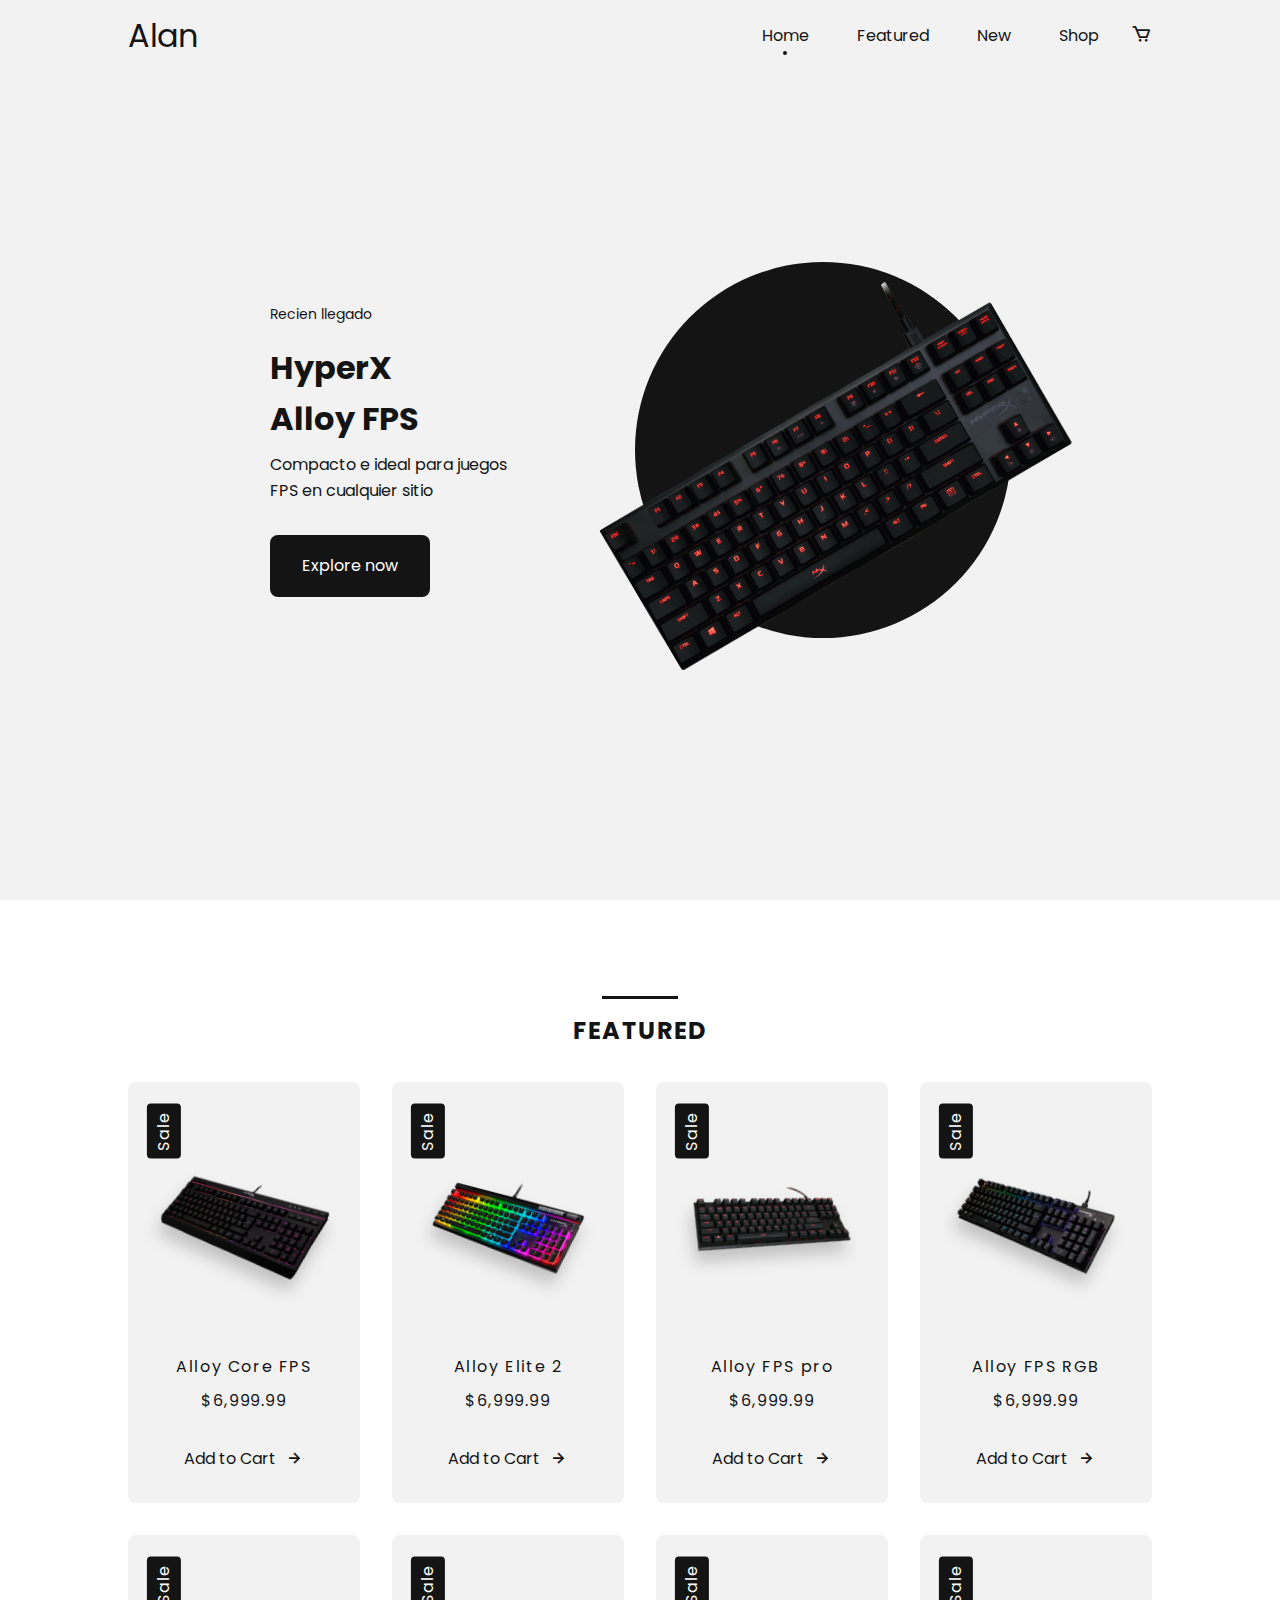
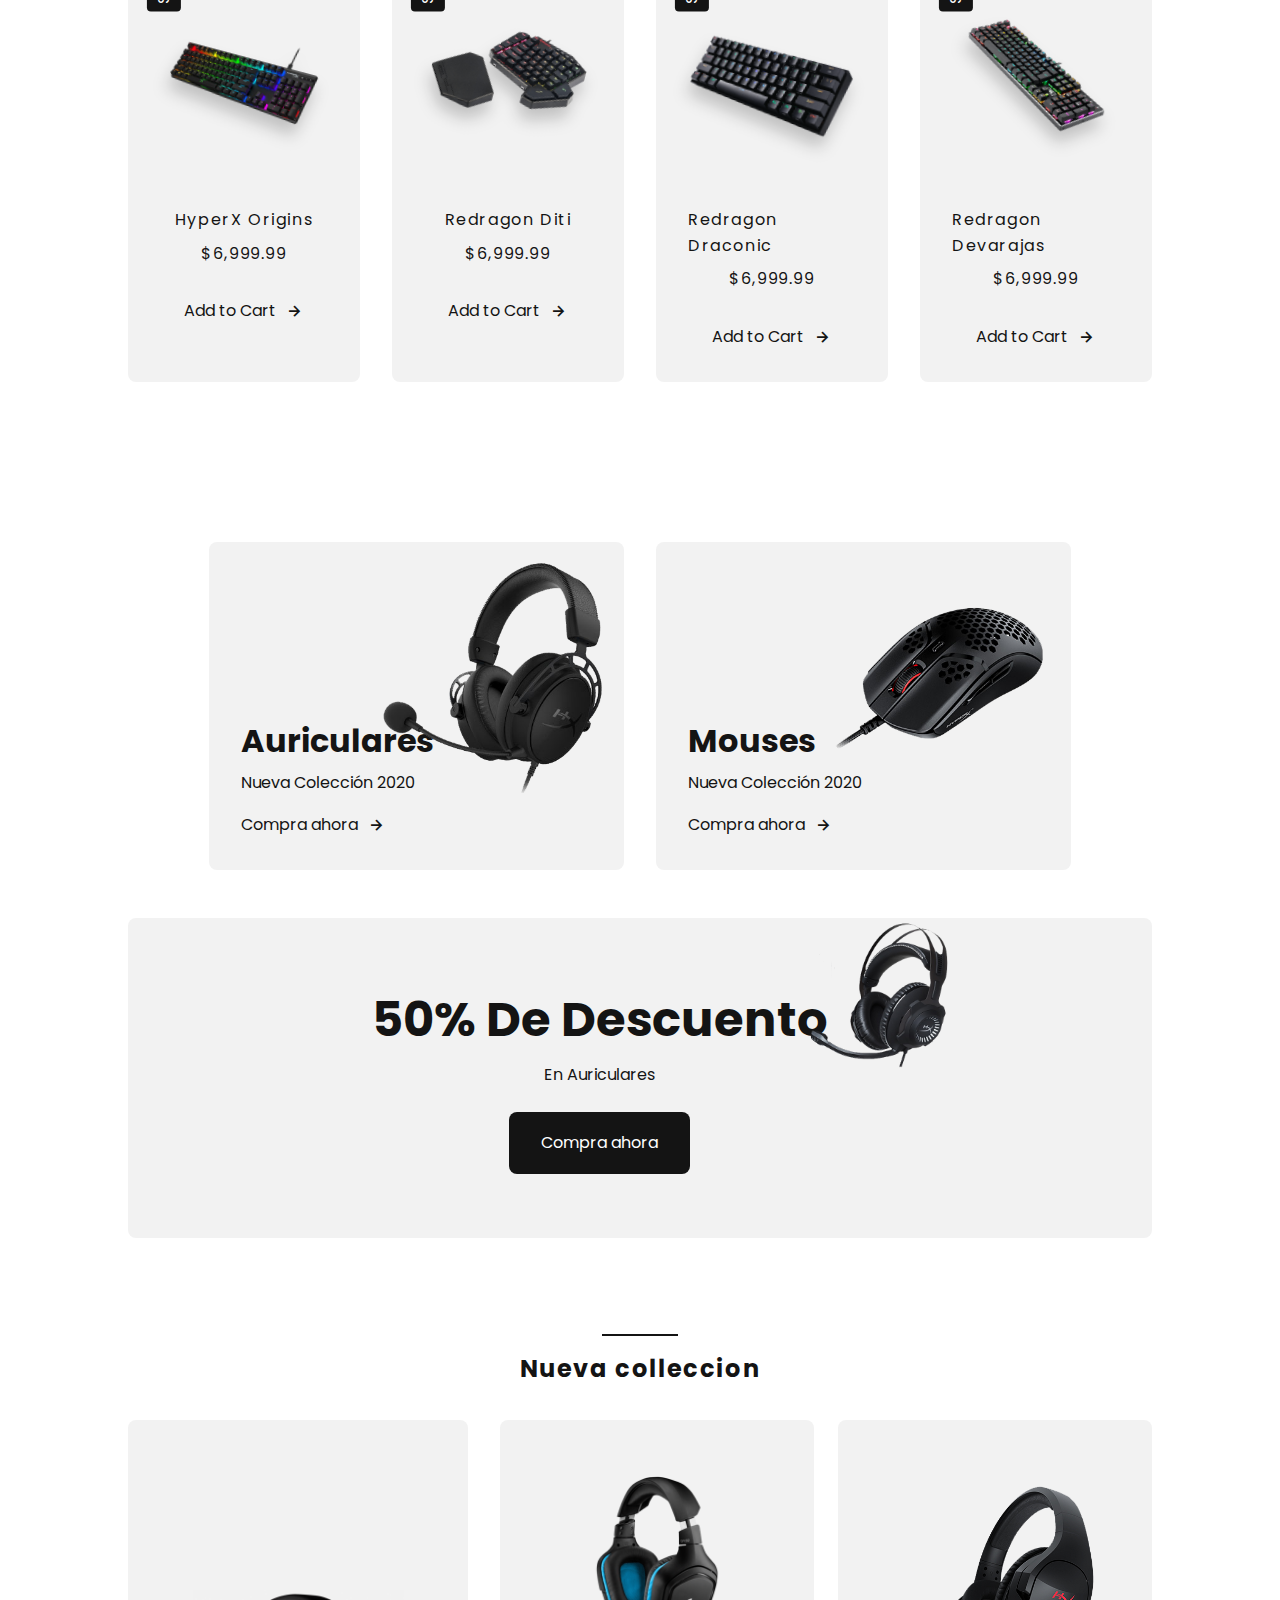
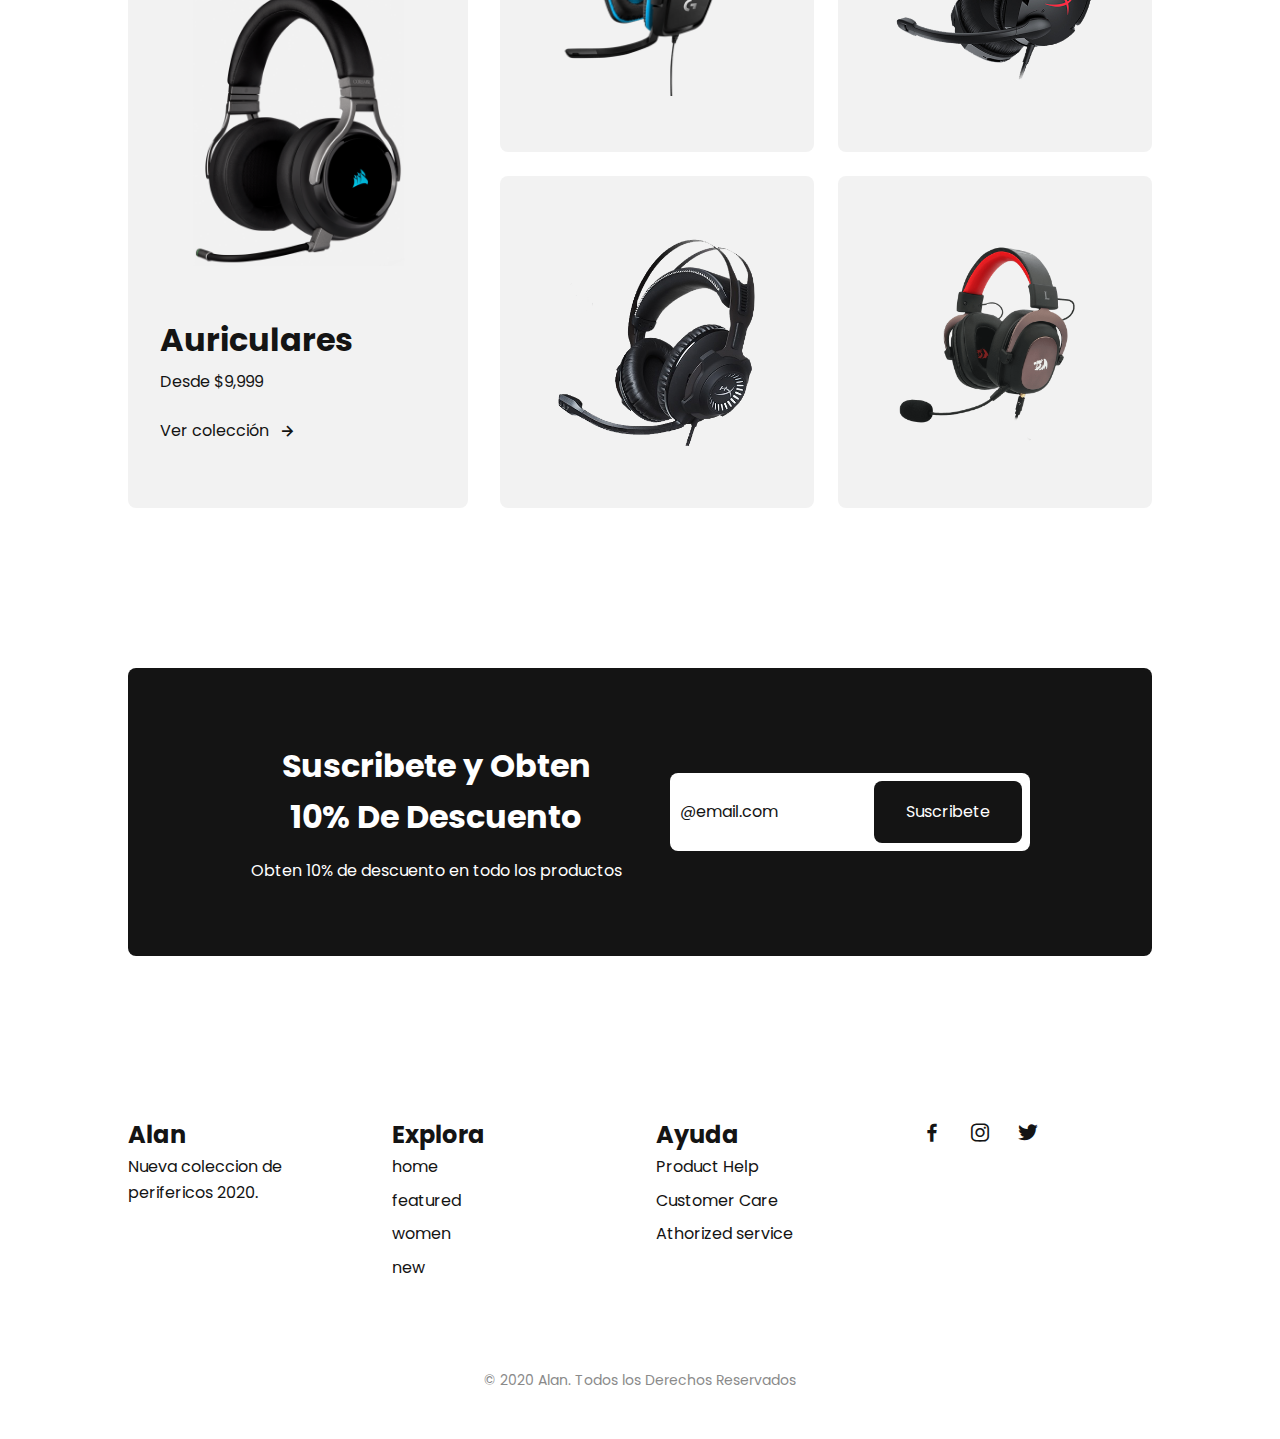
<file: src/index.html>
<!DOCTYPE html>
<html lang="en">

<head>
    <meta charset="UTF-8">
    <meta name="viewport" content="width=device-width, initial-scale=1.0">
    <link href='https://unpkg.com/boxicons@2.0.7/css/boxicons.min.css' rel='stylesheet'>
    <link rel="stylesheet" href="style.css">
    <title>Webshop</title>
</head>

<body>

    <header class="l-header" id="header">
        <nav class="nav bd-grid">
            <div class="nav__toggle" id="nav-toggle">
                <i class='bx bxs-grid'></i>
            </div>

            <a href="./index.html" class="nav__logo">Alan</a>

            <div class="nav__menu" id="nav-menu">
                <ul class="nav__list">
                    <li class="nav__item"><a href="#home" class="nav__link active">Home</a></li>
                    <li class="nav__item"><a href="#featured" class="nav__link ">Featured</a></li>
                    <li class="nav__item"><a href="#new" class="nav__link ">New</a></li>
                    <li class="nav__item"><a href="./shop.html" class="nav__link ">Shop</a></li>
                </ul>
            </div>

            <div class="nav__shop">
                <a href="./check.html"><i class='bx bx-cart'></i></a>
            </div>


        </nav>
    </header>

    <main class="l-main">

        <!-- Banner -->

        <section class="home" id="home">
            <div class="home__container bd-grid">
                <div class="home__sneaker">
                    <div class="home__shape"></div>
                    <img src="img/teclado.png" alt="" class="home__img">
                </div>

                <div class="home__data">
                    <span class="home__new">Recien llegado</span>
                    <h1 class="home__title">HyperX <br>Alloy FPS</h1>
                    <p class="home__description">Compacto e ideal para juegos <br>FPS en cualquier sitio</p>
                    <a href="./shop.html" class="button">Explore now</a>
                </div>
            </div>
        </section>

        <!-- Destacados -->

        <section class="featured section" id="featured">
            <h2 class="section-title">FEATURED</h2>

            <div class="featured__container bd-grid">
                <article class="sneaker">
                    <div class="sneaker__sale">Sale</div>
                    <img src="img/teclados/alloy-core-fps.png" alt="" class="sneaker__img">
                    <span class="sneaker__name">Alloy Core FPS</span>
                    <span class="sneaker__preci">$6,999.99</span>
                    <a href="./shop.html" class="button-light">Add to Cart <i class='bx bx-right-arrow-alt button-icon'></i></a>
                </article>

                <article class="sneaker">
                    <div class="sneaker__sale">Sale</div>
                    <img src="img/teclados/alloy-elite-2.png" alt="" class="sneaker__img">
                    <span class="sneaker__name">Alloy Elite 2</span>
                    <span class="sneaker__preci">$6,999.99</span>
                    <a href="./shop.html" class="button-light">Add to Cart <i class='bx bx-right-arrow-alt button-icon'></i></a>
                </article>

                <article class="sneaker">
                    <div class="sneaker__sale">Sale</div>
                    <img src="img/teclados/alloy-fps-pro.png" alt="" class="sneaker__img">
                    <span class="sneaker__name">Alloy FPS pro</span>
                    <span class="sneaker__preci">$6,999.99</span>
                    <a href="./shop.html" class="button-light">Add to Cart <i class='bx bx-right-arrow-alt button-icon'></i></a>
                </article>

                <article class="sneaker">
                    <div class="sneaker__sale">Sale</div>
                    <img src="img/teclados/alloy-fps-rgb.png" alt="" class="sneaker__img">
                    <span class="sneaker__name">Alloy FPS RGB</span>
                    <span class="sneaker__preci">$6,999.99</span>
                    <a href="./shop.html" class="button-light">Add to Cart <i class='bx bx-right-arrow-alt button-icon'></i></a>
                </article>

                <article class="sneaker">
                    <div class="sneaker__sale">Sale</div>
                    <img src="img/teclados/alloy-origins.png" alt="" class="sneaker__img">
                    <span class="sneaker__name">HyperX Origins </span>
                    <span class="sneaker__preci">$6,999.99</span>
                    <a href="./shop.html" class="button-light">Add to Cart <i class='bx bx-right-arrow-alt button-icon'></i></a>
                </article>

                <article class="sneaker">
                    <div class="sneaker__sale">Sale</div>
                    <img src="img/teclados/redragon-diti.png" alt="" class="sneaker__img">
                    <span class="sneaker__name">Redragon Diti</span>
                    <span class="sneaker__preci">$6,999.99</span>
                    <a href="./shop.html" class="button-light">Add to Cart <i class='bx bx-right-arrow-alt button-icon'></i></a>
                </article>

                <article class="sneaker">
                    <div class="sneaker__sale">Sale</div>
                    <img src="img/teclados/60/K530-DRACONIC-1.png" alt="" class="sneaker__img">
                    <span class="sneaker__name">Redragon Draconic</span>
                    <span class="sneaker__preci">$6,999.99</span>
                    <a href="./shop.html" class="button-light">Add to Cart <i class='bx bx-right-arrow-alt button-icon'></i></a>
                </article>

                <article class="sneaker">
                    <div class="sneaker__sale">Sale</div>
                    <img src="img/teclados/Redragon Devarajas.png" alt="" class="sneaker__img">
                    <span class="sneaker__name">Redragon Devarajas</span>
                    <span class="sneaker__preci">$6,999.99</span>
                    <a href="./shop.html" class="button-light">Add to Cart <i class='bx bx-right-arrow-alt button-icon'></i></a>
                </article>

            </div>
        </section>

        <!-- Coleccion -->

        <section class="collection section">
            <div class="collection__container bd-grid">
                <div class="collection__card">
                    <div class="collection__data">
                        <h3 class="collection__name">Auriculares</h3>
                        <p class="collection__description">Nueva Colección 2020</p>
                        <a href="#" class="button-light">Compra ahora <i class='bx bx-right-arrow-alt button-icon'></i></a>
                    </div>

                    <img src="img/auriculares/alpha-s.png" alt="" class="collection__img">
                </div>
                <div class="collection__card">
                    <div class="collection__data">
                        <h3 class="collection__name">Mouses</h3>
                        <p class="collection__description">Nueva Colección 2020</p>
                        <a href="#" class="button-light">Compra ahora <i class='bx bx-right-arrow-alt button-icon'></i></a>
                    </div>

                    <img src="img/mouse/pulsefire-haste.png" alt="" class="collection__img">
                </div>

            </div>
        </section>

        <!-- Oferta -->

        <aection class="offer section">
            <div class="offer__container bd-grid">
                <div class="offer__data">
                    <h3 class="offer__title">50% De Descuento</h3>
                    <p class="offer__description">En Auriculares</p>
                    <a href="#" class="button">Compra ahora</a>
                </div>

                <img src="img/auriculares/cloud-revolver.png" alt="" class="offer__img">
            </div>
        </aection>

        <section class="new section" id="new">
            <h2 class="section-title">Nueva colleccion</h2>

            <div class="new__container bd-grid">
                <div class="new__mens">
                    <img src="img/auriculares/Corsair-Virtuoso.png" alt="" class="new__mens-img">
                    <h3 class="new__title">Auriculares</h3>
                    <span class="new__preci">Desde $9,999</span>
                    <a href="#" class="button-light">Ver colección <i class='bx bx-right-arrow-alt button-icon'></i></a>
                </div>

                <div class="new__sneaker">
                    <div class="new__sneaker-card">
                        <img src="img/auriculares/L-G432.png" alt="" class="new__sneaker-img">
                        <div class="new__sneaker-overlay">
                            <a href="#" class="button">Añadir al carrito</a>
                        </div>
                    </div>

                    <div class="new__sneaker-card">
                        <img src="img/auriculares/cloud-stringer.png" alt="" class="new__sneaker-img">
                        <div class="new__sneaker-overlay">
                            <a href="#" class="button">Añadir al carrito</a>
                        </div>
                    </div>

                    <div class="new__sneaker-card">
                        <img src="img/auriculares/cloud-revolver.png" alt="" class="new__sneaker-img">
                        <div class="new__sneaker-overlay">
                            <a href="#" class="button">Añadir al carrito</a>
                        </div>
                    </div>

                    <div class="new__sneaker-card">
                        <img src="img/auriculares/Redragon-Zeus.png" alt="" class="new__sneaker-img">
                        <div class="new__sneaker-overlay">
                            <a href="#" class="button">Añadir al carrito</a>
                        </div>
                    </div>
                </div>
            </div>
        </section>

        <section class="newsletter section">
            <div class="newsletter__container bd-grid">
                <div>
                    <h3 class="newsletter__title">Suscribete y Obten <br> 10% De Descuento</h3>
                    <p class="newsletter__description">Obten 10% de descuento en todo los productos</p>
                </div>

                <form action="" class="newsletter__suscribe">
                    <input type="text" placeholder="@email.com" class="newsletter__input">
                    <a href="#" class="button">Suscribete</a>
                </form>
            </div>
        </section>
    </main>

    <footer class="footer section">
        <div class="footer__container bd-grid">
            <div class="footer__box">
                <h3 class="footer__title">Alan</h3>
                <p class="footer__description">Nueva coleccion de perifericos 2020.</p>
            </div>

            <div class="footer__box">
                <h3 class="footer__title">Explora</h3>
                <ul>
                    <li>
                        <a href="#home" class="footer__link">home</a>
                    </li>
                    <li>
                        <a href="#featured" class="footer__link">featured</a>
                    </li>
                    <li>
                        <a href="#women" class="footer__link">women</a>
                    </li>
                    <li>
                        <a href="#new" class="footer__link">new</a>
                    </li>
                </ul>
            </div>

            <div class="footer__box">
                <h3 class="footer__title">Ayuda</h3>
                <ul>
                    <li>
                        <a href="#" class="footer__link">Product Help</a>
                    </li>
                    <li>
                        <a href="#" class="footer__link">Customer Care</a>
                    </li>
                    <li>
                        <a href="#" class="footer__link">Athorized service</a>
                    </li>
                </ul>
            </div>

            <div class="footer__box">
                <a href="" class="footer__social"><i class='bx bxl-facebook' ></i></a>
                <a href="" class="footer__social"><i class='bx bxl-instagram' ></i></a>
                <a href="" class="footer__social"><i class='bx bxl-twitter' ></i></a>
            </div>
        </div>

        <p class="footer__copy">&#169; 2020 Alan. Todos los Derechos Reservados</p>
    </footer>

    <script src="main.js"></script>
    <script src="cart.js"></script>
</body>

</html>
</file>
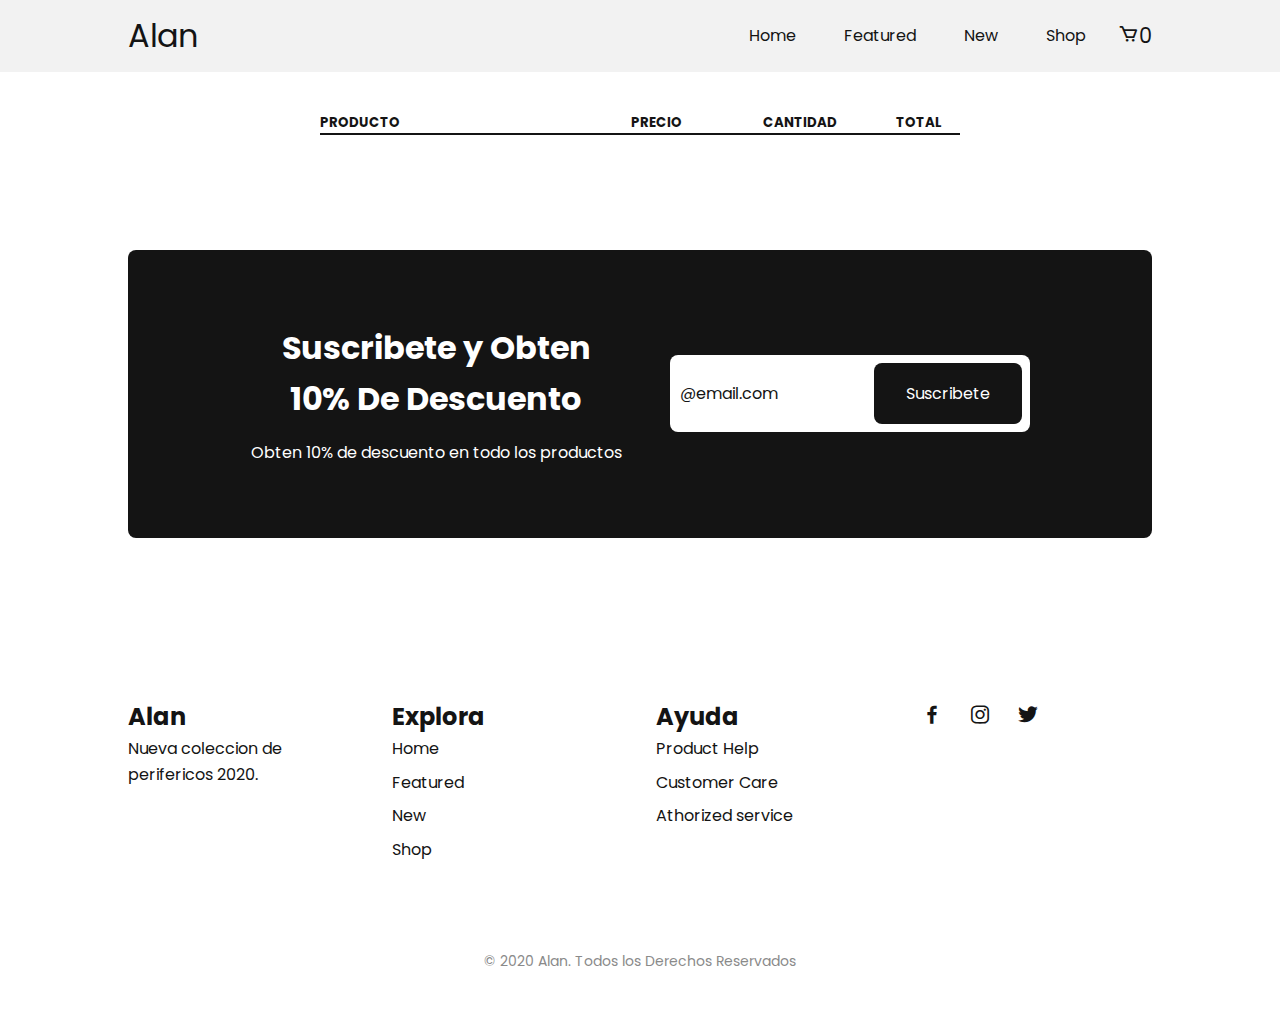
<file: src/check.html>
<!DOCTYPE html>
<html lang="en">

<head>
    <meta charset="UTF-8">
    <link href='https://unpkg.com/boxicons@2.0.7/css/boxicons.min.css' rel='stylesheet'>
    <meta name="viewport" content="width=device-width, initial-scale=1.0">
    <link rel="stylesheet" href="style.css">
    <title>Document</title>
</head>

<body>

    <header class="l-header" id="header">
        <nav class="nav bd-grid">
            <div class="nav__toggle" id="nav-toggle">
                <i class='bx bxs-grid'></i>
            </div>

            <a href="./index.html" class="nav__logo">Alan</a>

            <div class="nav__menu" id="nav-menu">
                <ul class="nav__list">
                    <li class="nav__item"><a href="./index.html#home" class="nav__link ">Home</a></li>
                    <li class="nav__item"><a href="./index.html#featured" class="nav__link ">Featured</a></li>
                    <li class="nav__item"><a href="./index.html#new" class="nav__link ">New</a></li>
                    <li class="nav__item"><a href="./shop.html" class="nav__link ">Shop</a></li>
                </ul>
            </div>

            <div class="nav__shop">
                <a href="./check.html"><i class='bx bx-cart'></i><span>0</span></a>
            </div>
        </nav>
    </header>


    <section class="products__container">
        <div class="products__header">
            <h5 class="product__title">PRODUCTO</h5>
            <h5 class="precio">PRECIO</h5>
            <h5 class="cantidad">CANTIDAD</h5>
            <h5 class="total">TOTAL</h5>
        </div>
        <div class="products">

        </div>
    </section>

    <section class="newsletter section">
        <div class="newsletter__container bd-grid">
            <div>
                <h3 class="newsletter__title">Suscribete y Obten <br> 10% De Descuento</h3>
                <p class="newsletter__description">Obten 10% de descuento en todo los productos</p>
            </div>

            <form action="" class="newsletter__suscribe">
                <input type="text" placeholder="@email.com" class="newsletter__input">
                <a href="#" class="button">Suscribete</a>
            </form>
        </div>
    </section>

    <footer class="footer section">
        <div class="footer__container bd-grid">
            <div class="footer__box">
                <h3 class="footer__title">Alan</h3>
                <p class="footer__description">Nueva coleccion de perifericos 2020.</p>
            </div>

            <div class="footer__box">
                <h3 class="footer__title">Explora</h3>
                <ul>
                    <li>
                        <a href="./index.html#home" class="footer__link">Home</a>
                    </li>
                    <li>
                        <a href="./index.html#featured" class="footer__link">Featured</a>
                    </li>
                    <li>
                        <a href="./index.html#new" class="footer__link">New</a>
                    </li>
                    <li>
                        <a href="./index.html#shop" class="footer__link">Shop</a>
                    </li>
                </ul>
            </div>

            <div class="footer__box">
                <h3 class="footer__title">Ayuda</h3>
                <ul>
                    <li>
                        <a href="#" class="footer__link">Product Help</a>
                    </li>
                    <li>
                        <a href="#" class="footer__link">Customer Care</a>
                    </li>
                    <li>
                        <a href="#" class="footer__link">Athorized service</a>
                    </li>
                </ul>
            </div>

            <div class="footer__box">
                <a href="" class="footer__social"><i class='bx bxl-facebook' ></i></a>
                <a href="" class="footer__social"><i class='bx bxl-instagram' ></i></a>
                <a href="" class="footer__social"><i class='bx bxl-twitter' ></i></a>
            </div>
        </div>

        <p class="footer__copy">&#169; 2020 Alan. Todos los Derechos Reservados</p>
    </footer>

    <script src="main.js"></script>
    <script src="cart.js"></script>
</body>

</html>
</file>
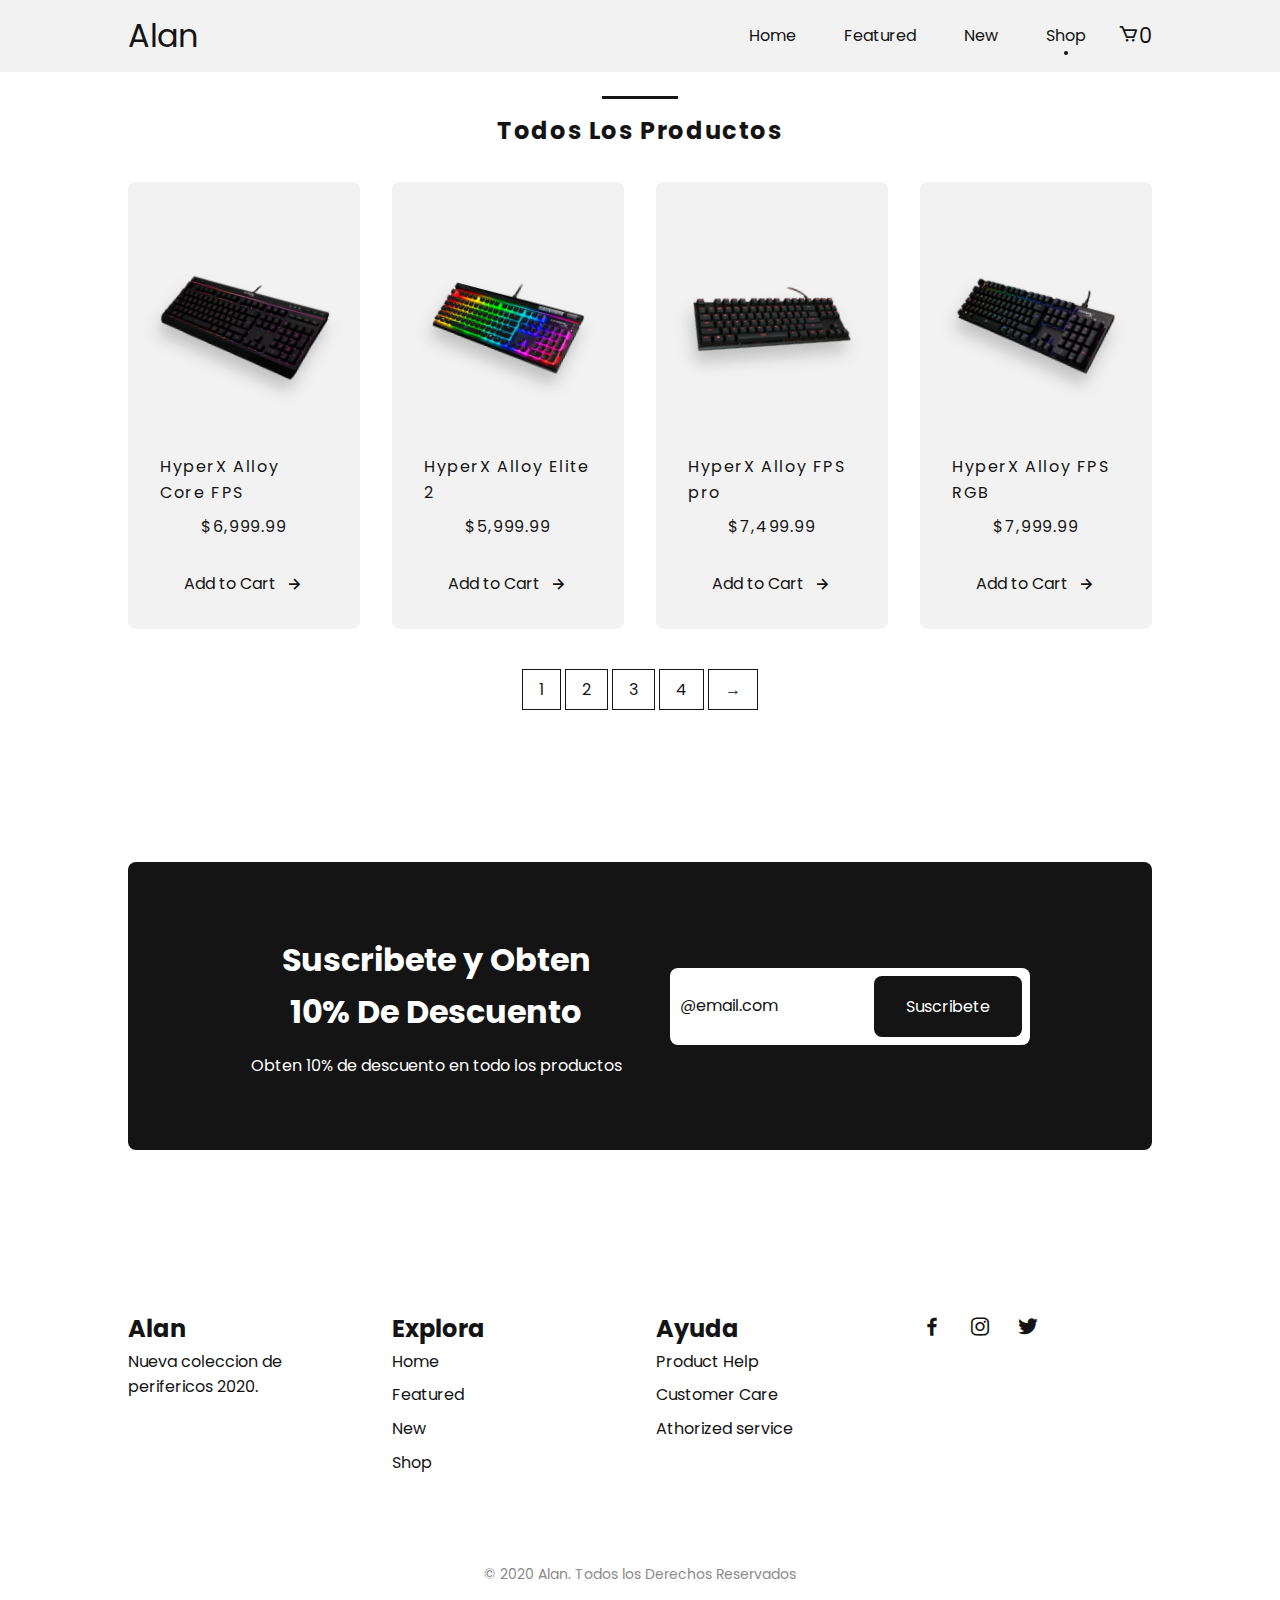
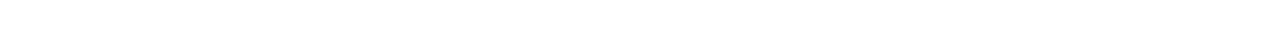
<file: src/shop.html>
<!DOCTYPE html>
<html lang="en">

<head>
    <meta charset="UTF-8">
    <meta name="viewport" content="width=device-width, initial-scale=1.0">

    <link rel="stylesheet" href="style.css">

    <link href='https://unpkg.com/boxicons@2.0.7/css/boxicons.min.css' rel='stylesheet'>
    <title>Document</title>
</head>

<body>

    <header class="l-header" id="header">
        <nav class="nav bd-grid">
            <div class="nav__toggle" id="nav-toggle">
                <i class='bx bxs-grid'></i>
            </div>

            <a href="./index.html" class="nav__logo">Alan</a>

            <div class="nav__menu" id="nav-menu">
                <ul class="nav__list">
                    <li class="nav__item"><a href="./index.html" class="nav__link">Home</a></li>
                    <li class="nav__item"><a href="./index.html#featured" class="nav__link ">Featured</a></li>
                    <li class="nav__item"><a href="./index.html#new" class="nav__link ">New</a></li>
                    <li class="nav__item"><a href="#shop" class="nav__link active ">Shop</a></li>
                </ul>
            </div>

            <div class="nav__shop">
                <a href="./check.html"><i class='bx bx-cart'></i><span>0</span></a>
            </div>
        </nav>
    </header>

    <main class="l-main">
        <section class="featured section" id="shop">
            <h2 class="section-title">Todos Los Productos</h2>

            <div class="featured__container bd-grid">
                <article class="sneaker">
                    <img src="img/teclados/corefps.png" alt="" class="sneaker__img">
                    <span class="sneaker__name">HyperX Alloy Core FPS</span>
                    <span class="sneaker__preci">$6,999.99</span>
                    <a class="button-light producto1">Add to Cart <i class='bx bx-right-arrow-alt button-icon'></i></a>
                </article>

                <article class="sneaker">
                    <img src="img/teclados/elite2.png" alt="" class="sneaker__img">
                    <span class="sneaker__name">HyperX Alloy Elite 2</span>
                    <span class="sneaker__preci">$5,999.99</span>
                    <a class="button-light producto2">Add to Cart <i class='bx bx-right-arrow-alt button-icon'></i></a>
                </article>

                <article class="sneaker">
                    <img src="img/teclados/fpspro.png" alt="" class="sneaker__img">
                    <span class="sneaker__name">HyperX Alloy FPS pro</span>
                    <span class="sneaker__preci">$7,499.99</span>
                    <a class="button-light producto3">Add to Cart <i class='bx bx-right-arrow-alt button-icon'></i></a>
                </article>

                <article class="sneaker">
                    <img src="img/teclados/fpsrgb.png" alt="" class="sneaker__img">
                    <span class="sneaker__name">HyperX Alloy FPS RGB</span>
                    <span class="sneaker__preci">$7,999.99</span>
                    <a class="button-light producto4">Add to Cart <i class='bx bx-right-arrow-alt button-icon'></i></a>
                </article>

            </div>

            <div class="sneaker__pages bd-grid">
                <div>
                    <span class="sneaker__pag">1</span>
                    <span class="sneaker__pag">2</span>
                    <span class="sneaker__pag">3</span>
                    <span class="sneaker__pag">4</span>
                    <span class="sneaker__pag">&#8594;</span>

                </div>
            </div>
        </section>

        <section class="newsletter section">
            <div class="newsletter__container bd-grid">
                <div>
                    <h3 class="newsletter__title">Suscribete y Obten <br> 10% De Descuento</h3>
                    <p class="newsletter__description">Obten 10% de descuento en todo los productos</p>
                </div>

                <form action="" class="newsletter__suscribe">
                    <input type="text" placeholder="@email.com" class="newsletter__input">
                    <a href="#" class="button">Suscribete</a>
                </form>
            </div>
        </section>
    </main>

    <footer class="footer section">
        <div class="footer__container bd-grid">
            <div class="footer__box">
                <h3 class="footer__title">Alan</h3>
                <p class="footer__description">Nueva coleccion de perifericos 2020.</p>
            </div>

            <div class="footer__box">
                <h3 class="footer__title">Explora</h3>
                <ul>
                    <li>
                        <a href="./index.html#home" class="footer__link">Home</a>
                    </li>
                    <li>
                        <a href="./index.html#featured" class="footer__link">Featured</a>
                    </li>
                    <li>
                        <a href="./index.html#new" class="footer__link">New</a>
                    </li>
                    <li>
                        <a href="./index.html#shop" class="footer__link">Shop</a>
                    </li>
                </ul>
            </div>

            <div class="footer__box">
                <h3 class="footer__title">Ayuda</h3>
                <ul>
                    <li>
                        <a href="#" class="footer__link">Product Help</a>
                    </li>
                    <li>
                        <a href="#" class="footer__link">Customer Care</a>
                    </li>
                    <li>
                        <a href="#" class="footer__link">Athorized service</a>
                    </li>
                </ul>
            </div>

            <div class="footer__box">
                <a href="" class="footer__social"><i class='bx bxl-facebook' ></i></a>
                <a href="" class="footer__social"><i class='bx bxl-instagram' ></i></a>
                <a href="" class="footer__social"><i class='bx bxl-twitter' ></i></a>
            </div>
        </div>

        <p class="footer__copy">&#169; 2020 Alan. Todos los Derechos Reservados</p>
    </footer>

    <script src="main.js"></script>
    <script src="cart.js"></script>
</body>

</html>
</file>
<file: src/style.css>
@import url('https://fonts.googleapis.com/css2?family=Poppins:wght@400;500;600;700&display=swap');
     :root {
        --header-height: 3rem;
        --font-medium: 500px;
        --font-semi-bold: 600px;
        --font-bold: 700px;
        --dark-color: #141414;
        --dark-color-light: #8a8a8a;
        --dark-color-lighten: #f2f2f2;
        --white-color: #FFF;
        --body-font: 'Poppins', sans-serif;
        --big-font-size: 1.25rem;
        --bigger-font-size: 1.5rem;
        --biggest-font-size: 2rem;
        --h2-font-size: .1.25rem;
        --normal-font-size: .938rem;
        --smaller-font-size: .813rem;
        --mb-1: .5rem;
        --mb-2: 1rem;
        --mb-3: 1.5rem;
        --mb-4: 2rem;
        --mb-5: 2.5rem;
        --mb-6: 3rem;
        --z-fixed: 100;
        --rotate-img: rotate(-30deg);
    }
    
    @media screen and (min-width:768px) {
         :root {
            --big-font-size: 1.5rem;
            --bigger-font-size: 2rem;
            --biggest-font-size: 3rem;
            --normal-font-size: 1rem;
            --smaller-font-size: .875rem;
        }
    }
    
    *,
     ::before,
     ::after {
        box-sizing: border-box;
    }
    
    html {
        scroll-behavior: smooth;
    }
    
    body {
        margin: var(--header-height) 0 0 0;
        font-family: var(--body-font);
        font-size: var(--normal-font-size);
        font-weight: var(--font-medium);
        color: var(--dark-color);
        line-height: 1.6;
    }
    
    h1,
    h2,
    h3,
    p,
    ul {
        margin: 0;
    }
    
    ul {
        padding: 0;
        list-style: none;
    }
    
    a {
        text-decoration: none;
        color: var(--dark-color);
    }
    
    img {
        max-width: 100%;
        height: auto;
        display: block;
    }
    
    .section {
        padding: 5rem 0 2rem;
    }
    
    .section-title {
        position: relative;
        font-size: var(--big-font-size);
        margin-bottom: var(--mb-4);
        text-align: center;
        letter-spacing: .1rem;
    }
    /*--------------------------------*/
    
    .sneaker a {
        cursor: pointer;
    }
    /*--------------------------------*/
    
    .section-title::after {
        content: '';
        position: absolute;
        width: 56px;
        height: .18rem;
        top: -1rem;
        left: 0;
        right: 0;
        margin: auto;
        background-color: var(--dark-color);
    }
    
    .bd-grid {
        max-width: 1024px;
        display: grid;
        grid-template-columns: 100%;
        column-gap: 2rem;
        width: calc(100% - 2rem);
        margin-left: var(--mb-2);
        margin-right: var(--mb-2);
    }
    
    .l-header {
        width: 100%;
        position: fixed;
        top: 0;
        left: 0;
        z-index: var(--z-fixed);
        background-color: var(--dark-color-lighten);
    }
    
    .nav {
        height: var(--header-height);
        display: flex;
        justify-content: space-between;
        align-items: center;
    }
    
    @media screen and (max-width: 768px) {
        .nav__menu {
            position: fixed;
            top: var(--header-height);
            left: -100%;
            width: 70%;
            height: 100vh;
            padding: 2rem;
            background-color: var(--white-color);
            transition: .5s;
        }
    }
    
    .nav__item {
        margin-bottom: var(--mb-4);
    }
    
    .nav__logo {
        font-size: var(--bigger-font-size);
        font-weight: var(--font-semi-bold);
    }
    
    .nav__toggle,
    .nav__shop {
        font-size: 1.3rem;
        cursor: pointer;
    }
    
    .show {
        left: 0;
    }
    
    .active {
        position: relative;
    }
    
    .active::before {
        content: '';
        position: absolute;
        bottom: -.5rem;
        left: 45%;
        width: 4px;
        height: 4px;
        background-color: var(--dark-color);
        border-radius: 50%;
    }
    
    .scroll-header {
        background-color: var(--white-color);
        box-shadow: 0 2px 4px rgba(0, 0, 0, .1);
    }
    /*==== HOME ====*/
    
    .home {
        background-color: var(--dark-color-lighten);
        overflow: hidden;
    }
    
    .home__container {
        height: calc(100vh - var(--header-height));
    }
    
    .home__sneaker {
        position: relative;
        display: flex;
        justify-content: center;
        align-self: center;
    }
    
    .home__shape {
        width: 220px;
        height: 220px;
        background-color: var(--dark-color);
        border-radius: 50%;
    }
    
    .home__img {
        position: absolute;
        top: .5rem;
        max-width: initial;
        width: 275px;
        transform: var(--rotate-img);
    }
    
    .home__new {
        display: block;
        font-size: var(--smaller-font-size);
        font-weight: var(--font-semi-bold);
        margin-bottom: var(--mb-2);
    }
    
    .home__title {
        font-size: var(--bigger-font-size);
        margin-bottom: var(--mb-1);
    }
    
    .home__description {
        margin-bottom: var(--mb-4);
    }
    
    .button {
        display: inline-block;
        background-color: var(--dark-color);
        color: var(--white-color);
        padding: 1.125rem 2rem;
        font-weight: var(--font-medium);
        border-radius: .5rem;
        transition: .3s;
    }
    
    .button:hover {
        transform: translateY(-.25rem);
    }
    
    .button-light {
        display: inline-flex;
        color: var(--dark-color);
        font-weight: var(--font-bold);
        align-items: center;
    }
    
    .button-icon {
        font-size: 1.25rem;
        margin-left: var(--mb-1);
        transition: .3s;
    }
    
    .button-light:hover .button-icon {
        transform: translateY(.25rem);
    }
    /*==== feature ====
    */
    
    .featured__container {
        row-gap: 2rem;
        grid-template-columns: repeat(auto-fit, minmax(220px, 1fr));
    }
    
    .sneaker {
        position: relative;
        display: flex;
        flex-direction: column;
        align-items: center;
        padding: 2rem;
        background-color: var(--dark-color-lighten);
        border-radius: .5rem;
        transition: .3s;
    }
    
    .sneaker__sale {
        position: absolute;
        left: .5rem;
        background-color: var(--dark-color);
        color: var(--white-color);
        padding: .25rem .5rem;
        border-radius: .25rem;
        font-size: var(--h2-font-size);
        transform: rotate(-90deg);
        letter-spacing: .1rem;
    }
    
    .sneaker__img {
        width: 220px;
        margin-top: var(--mb-3);
        margin-bottom: var(--mb-6);
        transform: rotate(15deg);
        filter: drop-shadow(0 12px 8px rgba(0, 0, 0, .2))
    }
    
    .sneaker__name,
    .sneaker__preci {
        font-size: var(--h2-font-size);
        letter-spacing: .1rem;
        font-weight: var(--font-semi-bold);
    }
    
    .sneaker__name {
        margin-bottom: var(--mb-1);
    }
    
    .sneaker__preci {
        margin-bottom: var(--mb-4);
    }
    
    .sneaker:hover {
        transform: translateY(-.5rem);
    }
    /*==== oferta ====*/
    
    .offer__container {
        grid-template-columns: 55% 45%;
        column-gap: 0;
        background-color: var(--dark-color-lighten);
        border-radius: .5rem;
        justify-content: center;
    }
    
    .offer__data {
        padding: 4rem 0 4rem 1.5rem;
        width: 110%;
    }
    
    .offer__title {
        font-size: var(--biggest-font-size);
        margin-bottom: .25rem;
    }
    
    .offer__description {
        margin-bottom: var(--mb-3);
    }
    
    .offer__img {
        width: 153px;
    }
    
    .sneaker__pages {
        margin-top: var(--mb-6);
        display: flex;
        justify-content: center;
    }
    
    .sneaker__pag {
        padding: .5rem 1rem;
        border: 1px solid var(--dark-color);
    }
    
    .sneaker__pag:hover {
        background-color: var(--dark-color);
        color: var(--white-color);
    }
    /*==== coleccion ====*/
    
    .collection__container {
        row-gap: 2rem;
        justify-content: center;
    }
    
    .collection__card {
        position: relative;
        display: flex;
        height: 328px;
        background-color: var(--dark-color-lighten);
        padding: 2rem;
        border-radius: .5rem;
        transition: .3s;
    }
    
    .collection__data {
        align-self: flex-end;
    }
    
    .collection__img {
        position: absolute;
        top: 0;
        right: 0;
        width: 230px;
    }
    
    .collection__name {
        font-size: var(--bigger-font-size);
        margin-bottom: .25rem;
    }
    
    .collection__description {
        margin-bottom: var(--mb-2);
    }
    
    .collection__card:hover {
        transform: translateY(-.25rem);
    }
    
    .new__container {
        row-gap: 2rem;
    }
    
    .new__mens {
        display: flex;
        flex-direction: column;
        justify-content: center;
        background-color: var(--dark-color-lighten);
        border-radius: .5rem;
        padding: 2rem;
    }
    
    .new__mens-img {
        width: 276px;
        margin-bottom: var(--mb-3);
    }
    
    .new__title {
        font-size: var(--bigger-font-size);
        margin-bottom: .25rem;
    }
    
    .new__preci {
        display: block;
        margin-bottom: var(--mb-3);
    }
    
    .new__sneaker {
        display: grid;
        gap: 1.5rem;
        grid-template-columns: repeat(auto-fit, minmax(220px, 1fr));
    }
    
    .new__sneaker-card {
        position: relative;
        padding: 3.5rem 1.5rem;
        background-color: var(--dark-color-lighten);
        border-radius: .5rem;
        overflow: hidden;
        display: flex;
        justify-content: center;
    }
    
    .new__sneaker-img {
        width: 220px;
    }
    
    .new__sneaker-overlay {
        position: absolute;
        left: 0;
        bottom: -100%;
        width: 100%;
        height: 100%;
        display: flex;
        justify-content: center;
        align-items: center;
        background-color: rgba(138, 138, 138, .3);
        transition: .3s;
    }
    
    .new__sneaker-card:hover .new__sneaker-overlay {
        bottom: 0;
    }
    
    .newsletter__container {
        background-color: var(--dark-color);
        color: var(--white-color);
        padding: 2rem .5rem;
        border-radius: .5rem;
        text-align: center;
    }
    
    .newsletter__title {
        font-size: var(--bigger-font-size);
        margin-bottom: var(--mb-2);
    }
    
    .newsletter__description {
        margin-bottom: var(--mb-5);
    }
    
    .newsletter__suscribe {
        display: flex;
        column-gap: .5rem;
        background-color: var(--white-color);
        padding: .5rem;
        border-radius: .5rem;
    }
    
    .newsletter__input {
        outline: none;
        border: none;
        width: 90%;
        font-size: var(--normal-font-size);
    }
    
    .newsletter__input::placeholder {
        color: var(--dark-color);
        font-family: var(--body-font);
        font-size: var(--normal-font-size);
        font-weight: var(--font-semi-bold);
    }
    
    .footer__container {
        grid-template-columns: repeat(auto-fit, minmax(220px, 1fr));
    }
    
    .footer__box {
        margin-bottom: var(--mb-4);
    }
    
    .footer__title {
        font-size: var(--big-font-size);
    }
    
    .footer__link {
        display: block;
        width: max-content;
        margin-bottom: var(--mb-1);
    }
    
    .footer__social {
        font-size: 1.5rem;
        margin-right: 1.25rem;
    }
    
    .footer__copy {
        padding-top: 3rem;
        font-size: var(--smaller-font-size);
        color: var(--dark-color-light);
        text-align: center;
    }
    
    .banner {
        display: flex;
        justify-content: center;
        width: 100%;
    }
    
     ::-webkit-scrollbar {
        width: 10px;
    }
    
     ::-webkit-scrollbar-thumb {
        position: absolute;
        background: var(--dark-color-light);
        border-radius: .5rem;
    }
    
    @media screen and (min-width:576px) {
        .collection__container {
            grid-template-columns: 415px;
        }
        .collection__img {
            width: 260px;
        }
        .offer__container {
            grid-template-columns: max-content max-content;
        }
        .offer__data {
            text-align: center;
        }
        .new__mens {
            align-items: center;
        }
    }
    
    @media screen and (min-width:768px) {
        body {
            margin: 0;
            padding: 0;
        }
        .section {
            padding: 7rem 0 3rem;
        }
        .section-title::after {
            width: 76px;
        }
        .nav {
            height: calc(var(--header-height) + 1.5rem);
        }
        .nav__menu {
            margin-left: auto;
        }
        .nav__list {
            display: flex;
        }
        .nav__item {
            margin-left: var(--mb-6);
            margin-bottom: 0;
        }
        .nav__toggle {
            display: none;
        }
        .home__container {
            height: 100vh;
            grid-template-columns: max-content max-content;
            justify-content: center;
            align-items: center;
        }
        .home__sneaker {
            order: 1;
        }
        .home__shape {
            width: 376px;
            height: 376px;
        }
        .home__img {
            width: 470px;
            top: 3.5rem;
            right: 0;
            left: -3rem;
        }
        .newsletter__container {
            grid-template-columns: max-content max-content;
            justify-content: center;
            align-items: center;
            padding: 4.5rem 2rem;
            column-gap: 3rem;
        }
        .newsletter__description {
            margin-bottom: 0;
        }
        .newsletter__suscribe {
            width: 360px;
            height: max-content;
        }
    }
    
    @media screen and (min-width: 1024px) {
        .bd-grid {
            margin-left: auto;
            margin-right: auto;
        }
        .home__container {
            column-gap: 8rem;
        }
        .collection__container {
            grid-template-columns: repeat(2, 415px);
        }
        .new__container {
            grid-template-columns: max-content 1fr;
        }
        .new__mens {
            align-items: initial;
            justify-content: flex-end;
            padding: 4rem 2rem;
        }
        .new__mens-img {
            margin-bottom: var(--mb-6);
        }
    }
    
    .products__container {
        display: flex;
        justify-content: center;
        flex-wrap: wrap;
    }
    
    .product i {
        font-size: 25px;
        background-color: var(--dark-color-lighten);
        border-radius: 50%;
        cursor: pointer;
    }
    
    .products__container {
        display: flex;
        align-items: center;
        justify-content: space-around;
        max-width: 50%;
        margin: 0 auto;
        margin-top: 10vh;
    }
    
    .products__header {
        width: 100%;
        display: flex;
        justify-content: flex-start;
        margin: 0 auto;
        margin-bottom: -20px;
    }
    
    .product__title {
        width: 45%;
        border-bottom: 2px solid var(--dark-color);
    }
    
    .precio {
        width: 15%;
        display: flex;
        align-items: center;
        justify-content: center;
        border-bottom: 2px solid var(--dark-color);
    }
    
    .cantidad {
        width: 30%;
        display: flex;
        align-items: center;
        justify-content: center;
        border-bottom: 2px solid var(--dark-color);
    }
    
    .total {
        width: 10%;
        display: flex;
        align-items: center;
        border-bottom: 2px solid var(--dark-color);
    }
    
    .products,
    .productcard {
        display: flex;
        flex-wrap: wrap;
    }
    
    .product {
        width: 45%;
        display: flex;
        justify-content: space-around;
        align-items: center;
        border-bottom: 2px solid var(--dark-color);
    }
    
    .products img {
        width: 100px;
    }
    
    .preciototalcontainer {
        display: flex;
        justify-content: flex-end;
        width: 100%;
    }
    
    .preciototal__titulo {
        width: 30%;
    }
    
    .preciototal {
        width: 10%;
    }
    
    .cantidad span {
        margin: 0 5px;
    }
    
    .cantidad i {
        font-size: 25px;
        cursor: pointer;
    }
    
    .menos,
    .mas {
        background-color: red;
        cursor: pointer;
        font-size: 25px;
    }
</file>
